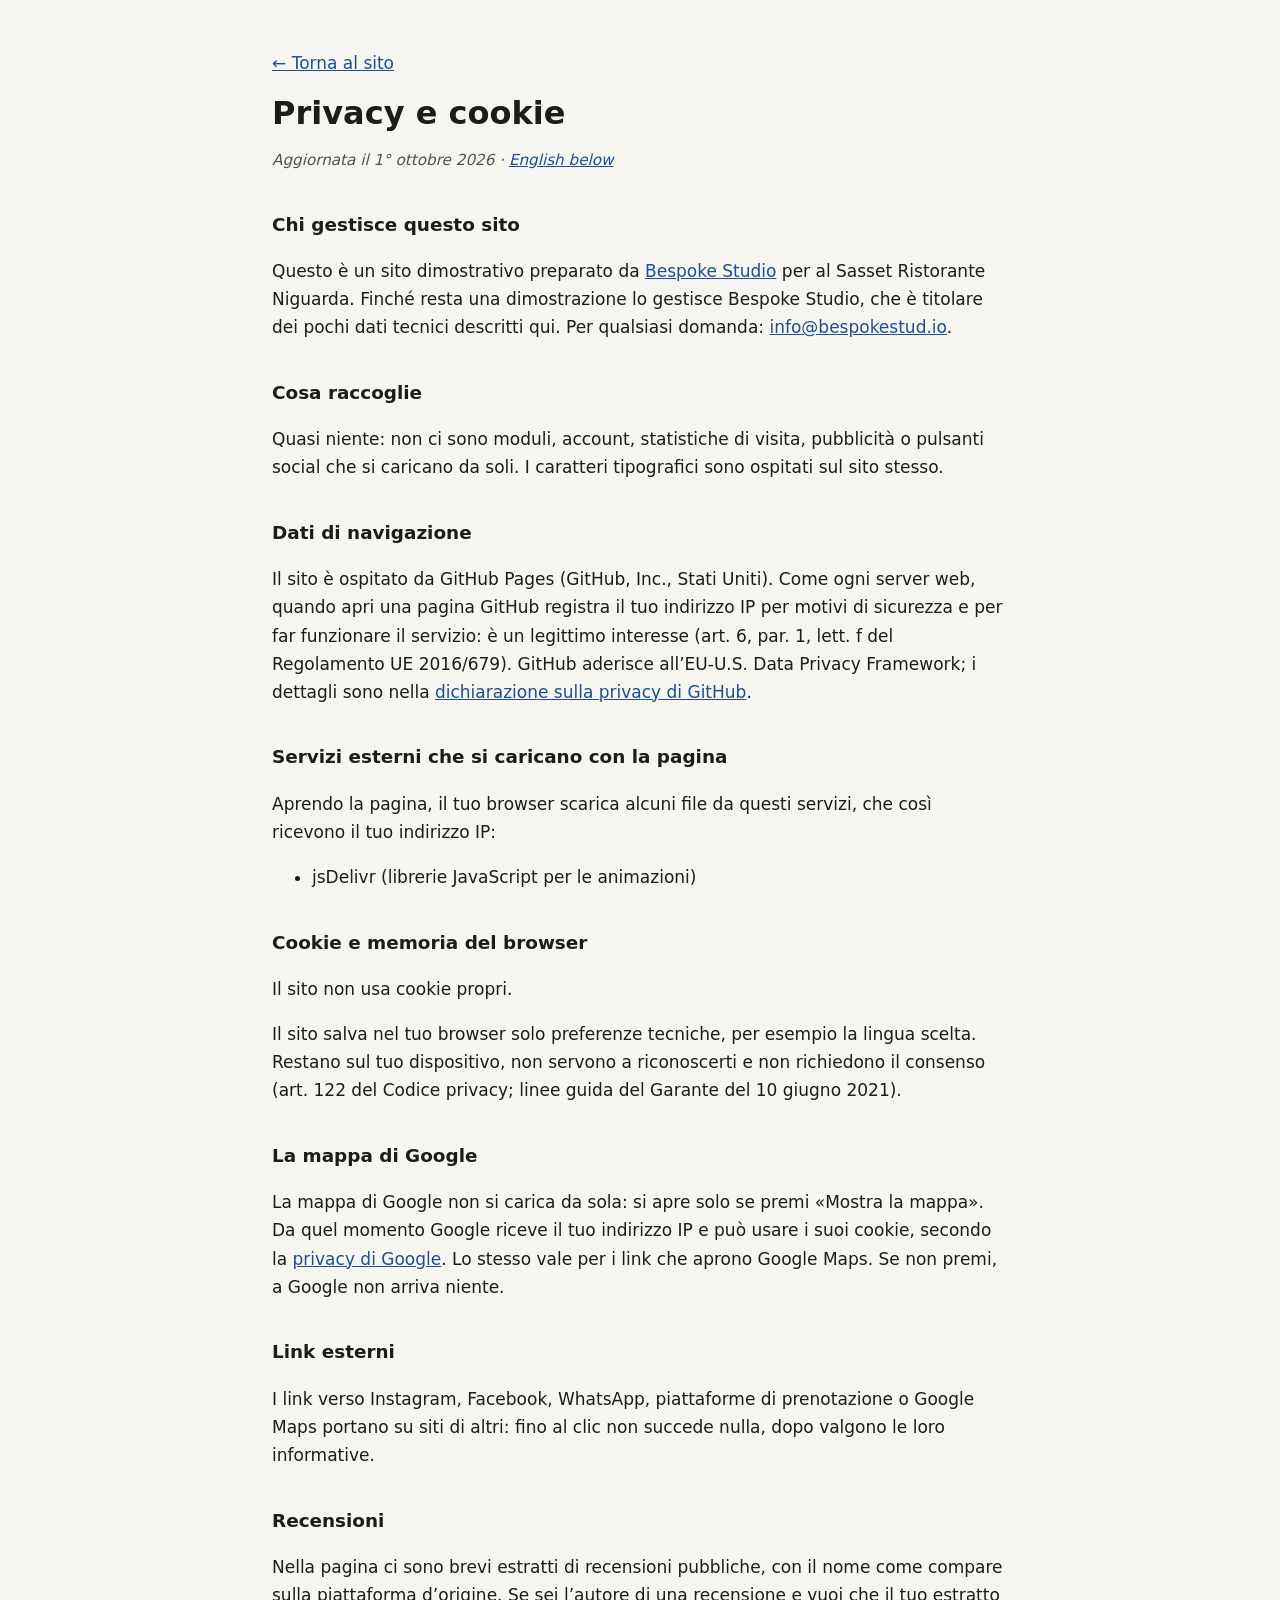
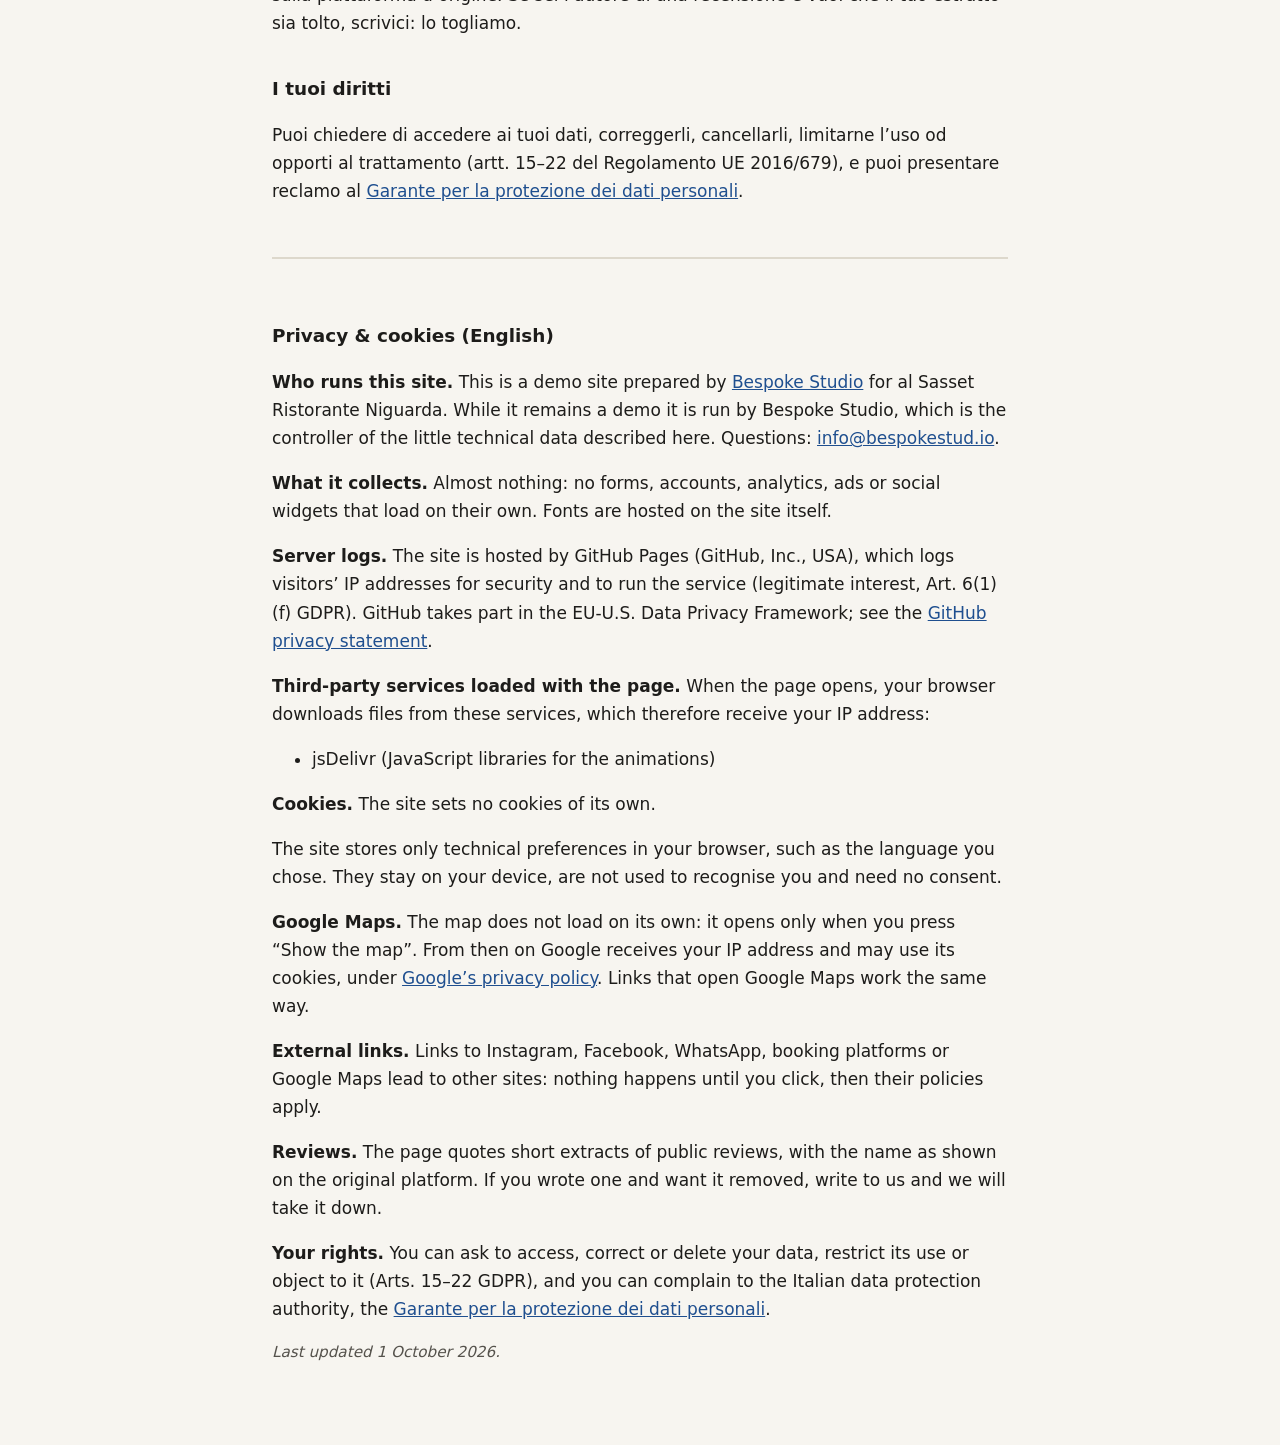
<file: privacy.html>
<!DOCTYPE html>
<html lang="it">
<head>
  <meta charset="UTF-8">
  <meta name="viewport" content="width=device-width, initial-scale=1.0">
  <meta name="robots" content="noindex">
  <title>Privacy e cookie · al Sasset Ristorante Niguarda</title>
  <meta name="description" content="Informativa privacy e cookie del sito al Sasset Ristorante Niguarda.">
  <style>
    body { margin: 0; background: #f7f5f0; color: #1d1c1a; font: 17px/1.65 system-ui, -apple-system, "Segoe UI", Roboto, sans-serif; }
    main { max-width: 46rem; margin: 0 auto; padding: 32px 20px 64px; }
    h1 { font-size: 2rem; line-height: 1.2; margin: 0.4em 0 0.2em; }
    h2 { font-size: 1.15rem; margin: 2em 0 0.4em; }
    a { color: #1f4f8f; }
    .data { color: #55524c; font-style: italic; font-size: 0.95rem; }
    .en { margin-top: 3em; padding-top: 1.5em; border-top: 2px solid #ddd8cc; }
    code { font-size: 0.9em; background: #ebe7dc; padding: 0 4px; border-radius: 3px; }
  </style>
</head>
<body>
<main>
  <p><a href="index.html">← Torna al sito</a></p>
  <h1>Privacy e cookie</h1>
  <p class="data">Aggiornata il 1° ottobre 2026 · <a href="#english" lang="en">English below</a></p>
  <h2>Chi gestisce questo sito</h2>
  <p>Questo è un sito dimostrativo preparato da <a href="https://bespokestud.io" rel="noopener">Bespoke Studio</a> per al Sasset Ristorante Niguarda. Finché resta una dimostrazione lo gestisce Bespoke Studio, che è titolare dei pochi dati tecnici descritti qui. Per qualsiasi domanda: <a href="mailto:info@bespokestud.io">info@bespokestud.io</a>.</p>
  <h2>Cosa raccoglie</h2>
  <p>Quasi niente: non ci sono moduli, account, statistiche di visita, pubblicità o pulsanti social che si caricano da soli. I caratteri tipografici sono ospitati sul sito stesso.</p>
  <h2>Dati di navigazione</h2>
  <p>Il sito è ospitato da GitHub Pages (GitHub, Inc., Stati Uniti). Come ogni server web, quando apri una pagina GitHub registra il tuo indirizzo IP per motivi di sicurezza e per far funzionare il servizio: è un legittimo interesse (art. 6, par. 1, lett. f del Regolamento UE 2016/679). GitHub aderisce all’EU-U.S. Data Privacy Framework; i dettagli sono nella <a href="https://docs.github.com/site-policy/privacy-policies/github-general-privacy-statement" rel="noopener">dichiarazione sulla privacy di GitHub</a>.</p>
  <h2>Servizi esterni che si caricano con la pagina</h2>
  <p>Aprendo la pagina, il tuo browser scarica alcuni file da questi servizi, che così ricevono il tuo indirizzo IP:</p>
  <ul><li>jsDelivr (librerie JavaScript per le animazioni)</li></ul>
  <h2>Cookie e memoria del browser</h2>
  <p>Il sito non usa cookie propri.</p>
  <p>Il sito salva nel tuo browser solo preferenze tecniche, per esempio la lingua scelta. Restano sul tuo dispositivo, non servono a riconoscerti e non richiedono il consenso (art. 122 del Codice privacy; linee guida del Garante del 10 giugno 2021).</p>
  <h2>La mappa di Google</h2>
  <p>La mappa di Google non si carica da sola: si apre solo se premi «Mostra la mappa». Da quel momento Google riceve il tuo indirizzo IP e può usare i suoi cookie, secondo la <a href="https://policies.google.com/privacy?hl=it" rel="noopener">privacy di Google</a>. Lo stesso vale per i link che aprono Google Maps. Se non premi, a Google non arriva niente.</p>
  <h2>Link esterni</h2>
  <p>I link verso Instagram, Facebook, WhatsApp, piattaforme di prenotazione o Google Maps portano su siti di altri: fino al clic non succede nulla, dopo valgono le loro informative.</p>
  <h2>Recensioni</h2>
  <p>Nella pagina ci sono brevi estratti di recensioni pubbliche, con il nome come compare sulla piattaforma d’origine. Se sei l’autore di una recensione e vuoi che il tuo estratto sia tolto, scrivici: lo togliamo.</p>
  <h2>I tuoi diritti</h2>
  <p>Puoi chiedere di accedere ai tuoi dati, correggerli, cancellarli, limitarne l’uso od opporti al trattamento (artt. 15–22 del Regolamento UE 2016/679), e puoi presentare reclamo al <a href="https://www.garanteprivacy.it" rel="noopener">Garante per la protezione dei dati personali</a>.</p>
  <div class="en" id="english" lang="en">
    <h2>Privacy &amp; cookies (English)</h2>
    <p><strong>Who runs this site.</strong> This is a demo site prepared by <a href="https://bespokestud.io" rel="noopener">Bespoke Studio</a> for al Sasset Ristorante Niguarda. While it remains a demo it is run by Bespoke Studio, which is the controller of the little technical data described here. Questions: <a href="mailto:info@bespokestud.io">info@bespokestud.io</a>.</p>
    <p><strong>What it collects.</strong> Almost nothing: no forms, accounts, analytics, ads or social widgets that load on their own. Fonts are hosted on the site itself.</p>
    <p><strong>Server logs.</strong> The site is hosted by GitHub Pages (GitHub, Inc., USA), which logs visitors’ IP addresses for security and to run the service (legitimate interest, Art. 6(1)(f) GDPR). GitHub takes part in the EU-U.S. Data Privacy Framework; see the <a href="https://docs.github.com/site-policy/privacy-policies/github-general-privacy-statement" rel="noopener">GitHub privacy statement</a>.</p>
    <p><strong>Third-party services loaded with the page.</strong> When the page opens, your browser downloads files from these services, which therefore receive your IP address:</p><ul><li>jsDelivr (JavaScript libraries for the animations)</li></ul>
    <p><strong>Cookies.</strong> The site sets no cookies of its own.</p>
    <p>The site stores only technical preferences in your browser, such as the language you chose. They stay on your device, are not used to recognise you and need no consent.</p>
    <p><strong>Google Maps.</strong> The map does not load on its own: it opens only when you press “Show the map”. From then on Google receives your IP address and may use its cookies, under <a href="https://policies.google.com/privacy?hl=en" rel="noopener">Google’s privacy policy</a>. Links that open Google Maps work the same way.</p>
    <p><strong>External links.</strong> Links to Instagram, Facebook, WhatsApp, booking platforms or Google Maps lead to other sites: nothing happens until you click, then their policies apply.</p>
    <p><strong>Reviews.</strong> The page quotes short extracts of public reviews, with the name as shown on the original platform. If you wrote one and want it removed, write to us and we will take it down.</p>
    <p><strong>Your rights.</strong> You can ask to access, correct or delete your data, restrict its use or object to it (Arts. 15–22 GDPR), and you can complain to the Italian data protection authority, the <a href="https://www.garanteprivacy.it" rel="noopener">Garante per la protezione dei dati personali</a>.</p>
    <p class="data">Last updated 1 October 2026.</p>
  </div>
</main>
</body>
</html>
</file>
